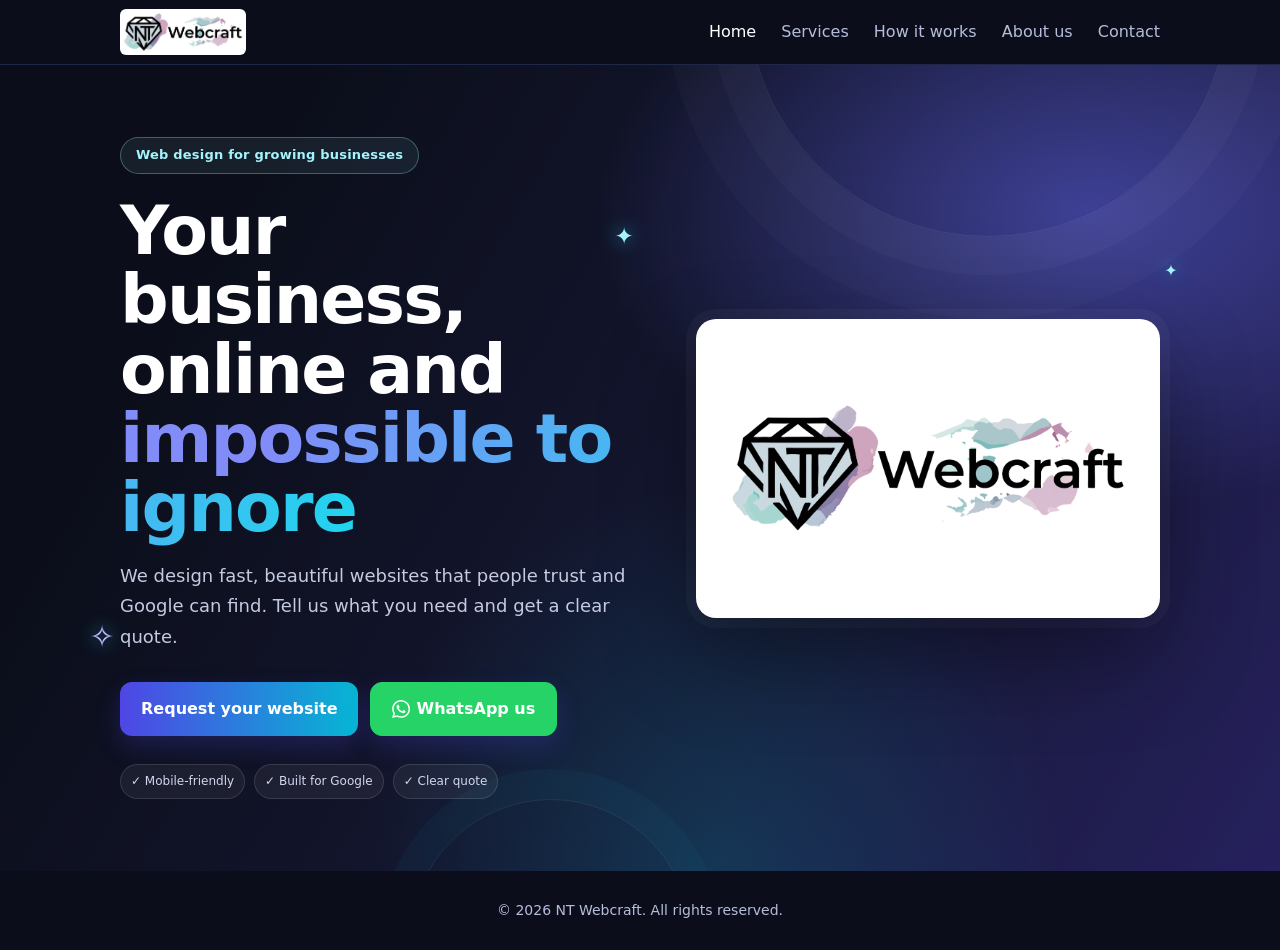
<file: index.html>
<!DOCTYPE html>
<html lang="en">
<head>
  <meta charset="utf-8">
  <meta name="viewport" content="width=device-width, initial-scale=1">
  <title>NT Webcraft | Web Design &amp; Development in South Africa</title>
  <meta name="description" content="NT Webcraft builds fast, modern, search-friendly websites for businesses. Request a free quote today.">
  <meta name="google-site-verification" content="afMGIRXWZ_gMCAnOJtnRkA-GaUmcLqPVHfhuM8D7fUQ">
  <link rel="icon" type="image/png" href="favicon.png">
  <link rel="stylesheet" href="style.css">
</head>
<body>
  <header class="site-header">
    <div class="wrap nav">
      <a href="index.html" class="logo">
        <img src="logo.png" alt="NT Webcraft logo" class="logo-img">
      </a>
      <nav>
        <a href="index.html" class="active">Home</a>
        <a href="services.html">Services</a>
        <a href="process.html">How it works</a>
        <a href="about.html">About us</a>
        <a href="contact.html">Contact</a>
      </nav>
    </div>
  </header>

  <main>
    <p id="submission-status" class="submission-status" role="status" aria-live="polite" hidden></p>
    <section class="hero">
      <div class="hero-spark hero-spark-one" aria-hidden="true">✦</div>
      <div class="hero-spark hero-spark-two" aria-hidden="true">✧</div>
      <div class="hero-spark hero-spark-three" aria-hidden="true">✦</div>
      <div class="wrap hero-grid">
        <div class="hero-content">
          <span class="pill">Web design for growing businesses</span>
          <h1>Your business, online and <em>impossible to ignore</em></h1>
          <p>We design fast, beautiful websites that people trust and Google can find. Tell us what you need and get a clear quote.</p>
          <div class="cta">
            <a href="contact.html" class="btn">Request your website</a>
            <a href="https://wa.me/27762291133" class="btn whatsapp">
              <svg class="whatsapp-icon" aria-hidden="true" viewBox="0 0 24 24">
                <path fill="currentColor" d="M20.52 3.48A11.82 11.82 0 0 0 12.08 0C5.5 0 .15 5.35.15 11.93c0 2.1.55 4.15 1.59 5.96L.05 24l6.26-1.64a11.9 11.9 0 0 0 5.77 1.47h.01c6.58 0 11.93-5.35 11.93-11.93 0-3.19-1.24-6.18-3.5-8.42ZM12.09 21.8a9.9 9.9 0 0 1-5.04-1.38l-.36-.21-3.72.98.99-3.63-.24-.37a9.86 9.86 0 0 1-1.51-5.26c0-5.45 4.44-9.89 9.9-9.89a9.82 9.82 0 0 1 7 2.9 9.82 9.82 0 0 1 2.9 7c-.01 5.45-4.45 9.88-9.92 9.88Zm5.43-7.4c-.3-.15-1.75-.86-2.03-.96-.27-.1-.47-.15-.67.15-.2.3-.77.96-.94 1.16-.17.2-.35.22-.65.07-.3-.15-1.25-.46-2.38-1.47-.88-.79-1.48-1.76-1.65-2.06-.17-.3-.02-.46.13-.61.13-.13.3-.35.45-.52.15-.17.2-.3.3-.5.1-.2.05-.37-.02-.52-.08-.15-.67-1.61-.92-2.2-.24-.58-.49-.5-.67-.51h-.57c-.2 0-.52.07-.79.37-.27.3-1.04 1.01-1.04 2.47 0 1.46 1.06 2.87 1.21 3.07.15.2 2.08 3.18 5.04 4.46.7.3 1.24.49 1.66.63.7.22 1.33.19 1.83.12.56-.08 1.75-.72 2-1.41.25-.69.25-1.28.17-1.41-.07-.13-.27-.2-.57-.35Z"/>
              </svg>
              WhatsApp us
            </a>
          </div>
          <ul class="trust">
            <li>✓ Mobile-friendly</li>
            <li>✓ Built for Google</li>
            <li>✓ Clear quote</li>
          </ul>
        </div>
        <div class="mock" aria-hidden="true">
          <img class="mock-logo" src="logo.png" alt="">
        </div>
      </div>
    </section>

  </main>

  <footer class="site-footer">
    <div class="wrap">© 2026 NT Webcraft. All rights reserved.</div>
  </footer>
  <script>
    const submissionStatus = document.querySelector("#submission-status");
    if (new URLSearchParams(window.location.search).get("submission") === "success") {
      submissionStatus.textContent = "Your request was sent successfully. We'll be in touch soon.";
      submissionStatus.hidden = false;
    }
  </script>
</body>
</html>
</file>
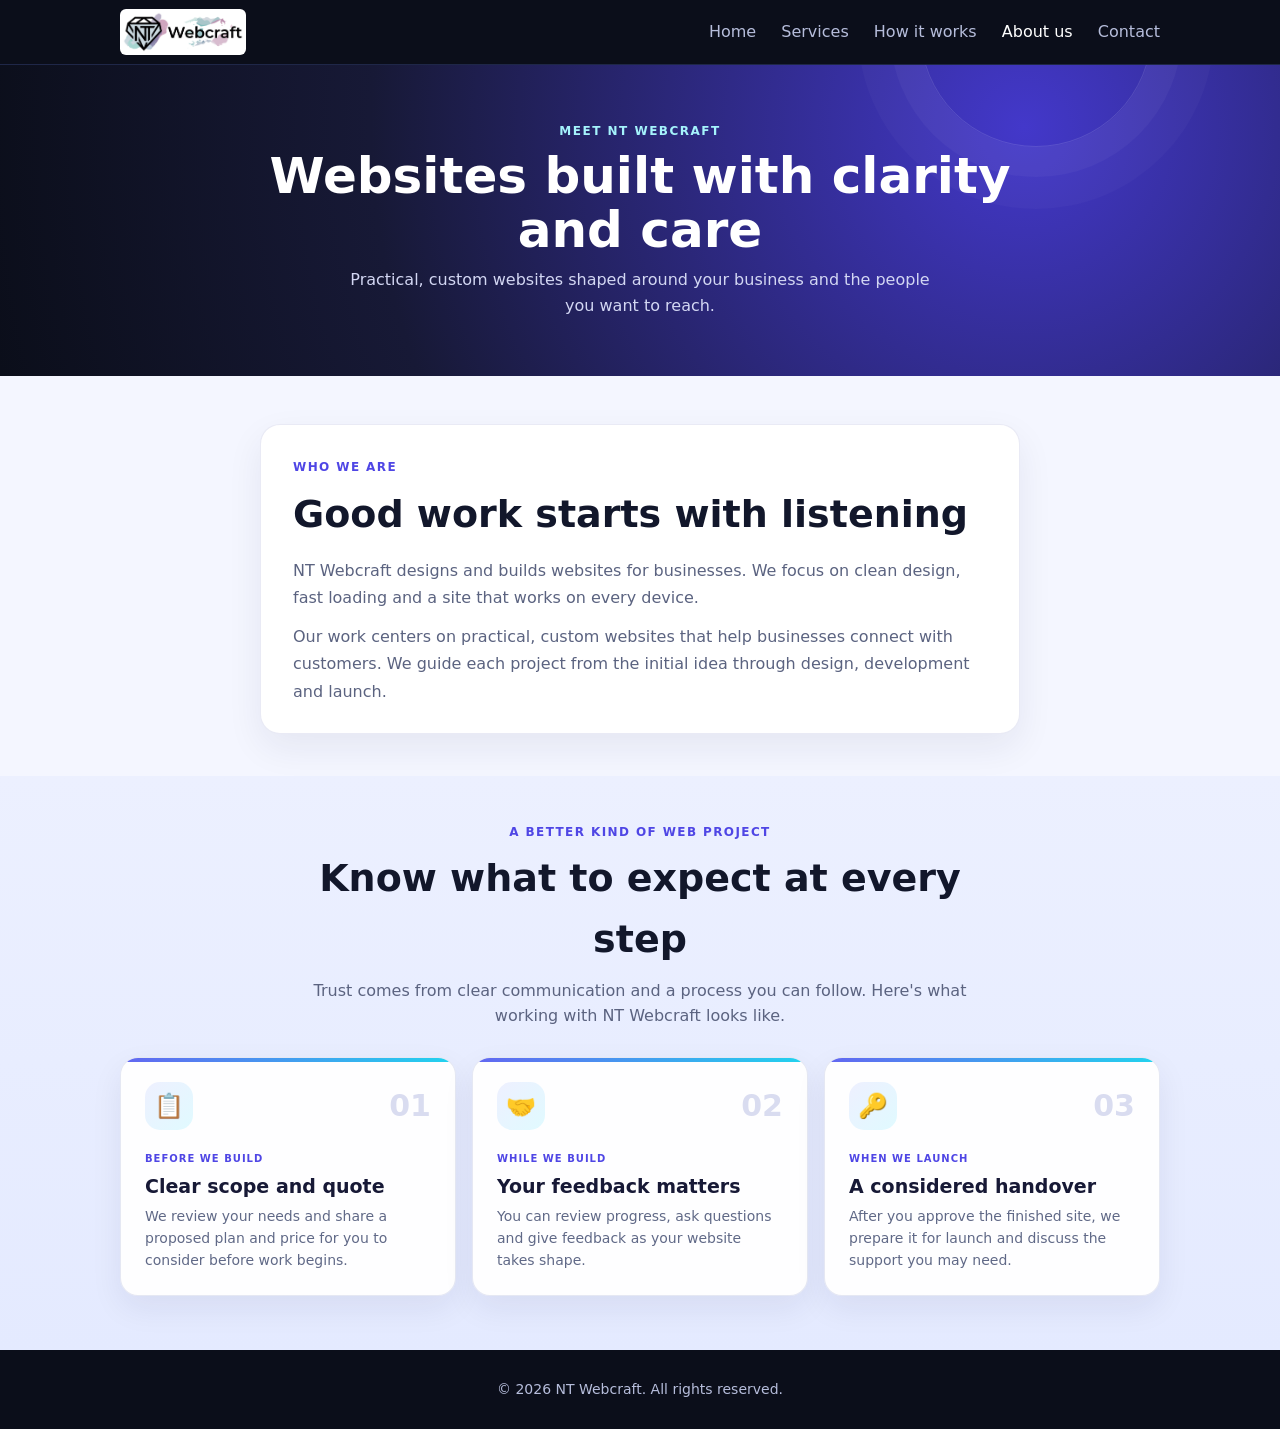
<file: about.html>
<!DOCTYPE html>
<html lang="en">
<head>
  <meta charset="utf-8">
  <meta name="viewport" content="width=device-width, initial-scale=1">
  <title>About us | NT Webcraft</title>
  <meta name="description" content="Learn about NT Webcraft and why clients choose us for their website.">
  <link rel="icon" type="image/png" href="favicon.png">
  <link rel="stylesheet" href="style.css">
</head>
<body class="about-page">
  <header class="site-header">
    <div class="wrap nav">
      <a href="index.html" class="logo">
        <img src="logo.png" alt="NT Webcraft logo" class="logo-img">
      </a>
      <nav>
        <a href="index.html">Home</a>
        <a href="services.html">Services</a>
        <a href="process.html">How it works</a>
        <a href="about.html" class="active">About us</a>
        <a href="contact.html">Contact</a>
      </nav>
    </div>
  </header>

  <main>
    <section class="page-head">
      <div class="wrap">
        <span class="about-hero-kicker">Meet NT Webcraft</span>
        <h1>Websites built with clarity and care</h1>
        <p>Practical, custom websites shaped around your business and the people you want to reach.</p>
      </div>
    </section>

    <section class="about-story-section">
      <div class="wrap narrow">
        <span class="about-kicker">Who we are</span>
        <h2>Good work starts with listening</h2>
        <p class="lead">NT Webcraft designs and builds websites for businesses. We focus on clean design, fast loading and a site that works on every device.</p>
        <p class="lead">Our work centers on practical, custom websites that help businesses connect with customers. We guide each project from the initial idea through design, development and launch.</p>
      </div>
    </section>

    <section class="about-values">
      <div class="wrap">
        <div class="about-intro">
          <span class="about-kicker">A better kind of web project</span>
          <h2>Know what to expect at every step</h2>
          <p>Trust comes from clear communication and a process you can follow. Here's what working with NT Webcraft looks like.</p>
        </div>
        <div class="about-trust-grid">
          <article class="about-trust-card">
            <div class="about-card-top"><span class="about-trust-icon" aria-hidden="true">📋</span><span class="about-card-number">01</span></div>
            <span class="about-trust-label">Before we build</span>
            <h3>Clear scope and quote</h3>
            <p>We review your needs and share a proposed plan and price for you to consider before work begins.</p>
          </article>
          <article class="about-trust-card">
            <div class="about-card-top"><span class="about-trust-icon" aria-hidden="true">🤝</span><span class="about-card-number">02</span></div>
            <span class="about-trust-label">While we build</span>
            <h3>Your feedback matters</h3>
            <p>You can review progress, ask questions and give feedback as your website takes shape.</p>
          </article>
          <article class="about-trust-card">
            <div class="about-card-top"><span class="about-trust-icon" aria-hidden="true">🔑</span><span class="about-card-number">03</span></div>
            <span class="about-trust-label">When we launch</span>
            <h3>A considered handover</h3>
            <p>After you approve the finished site, we prepare it for launch and discuss the support you may need.</p>
          </article>
        </div>
      </div>
    </section>

  </main>

  <footer class="site-footer">
    <div class="wrap">© 2026 NT Webcraft. All rights reserved.</div>
  </footer>
</body>
</html>
</file>
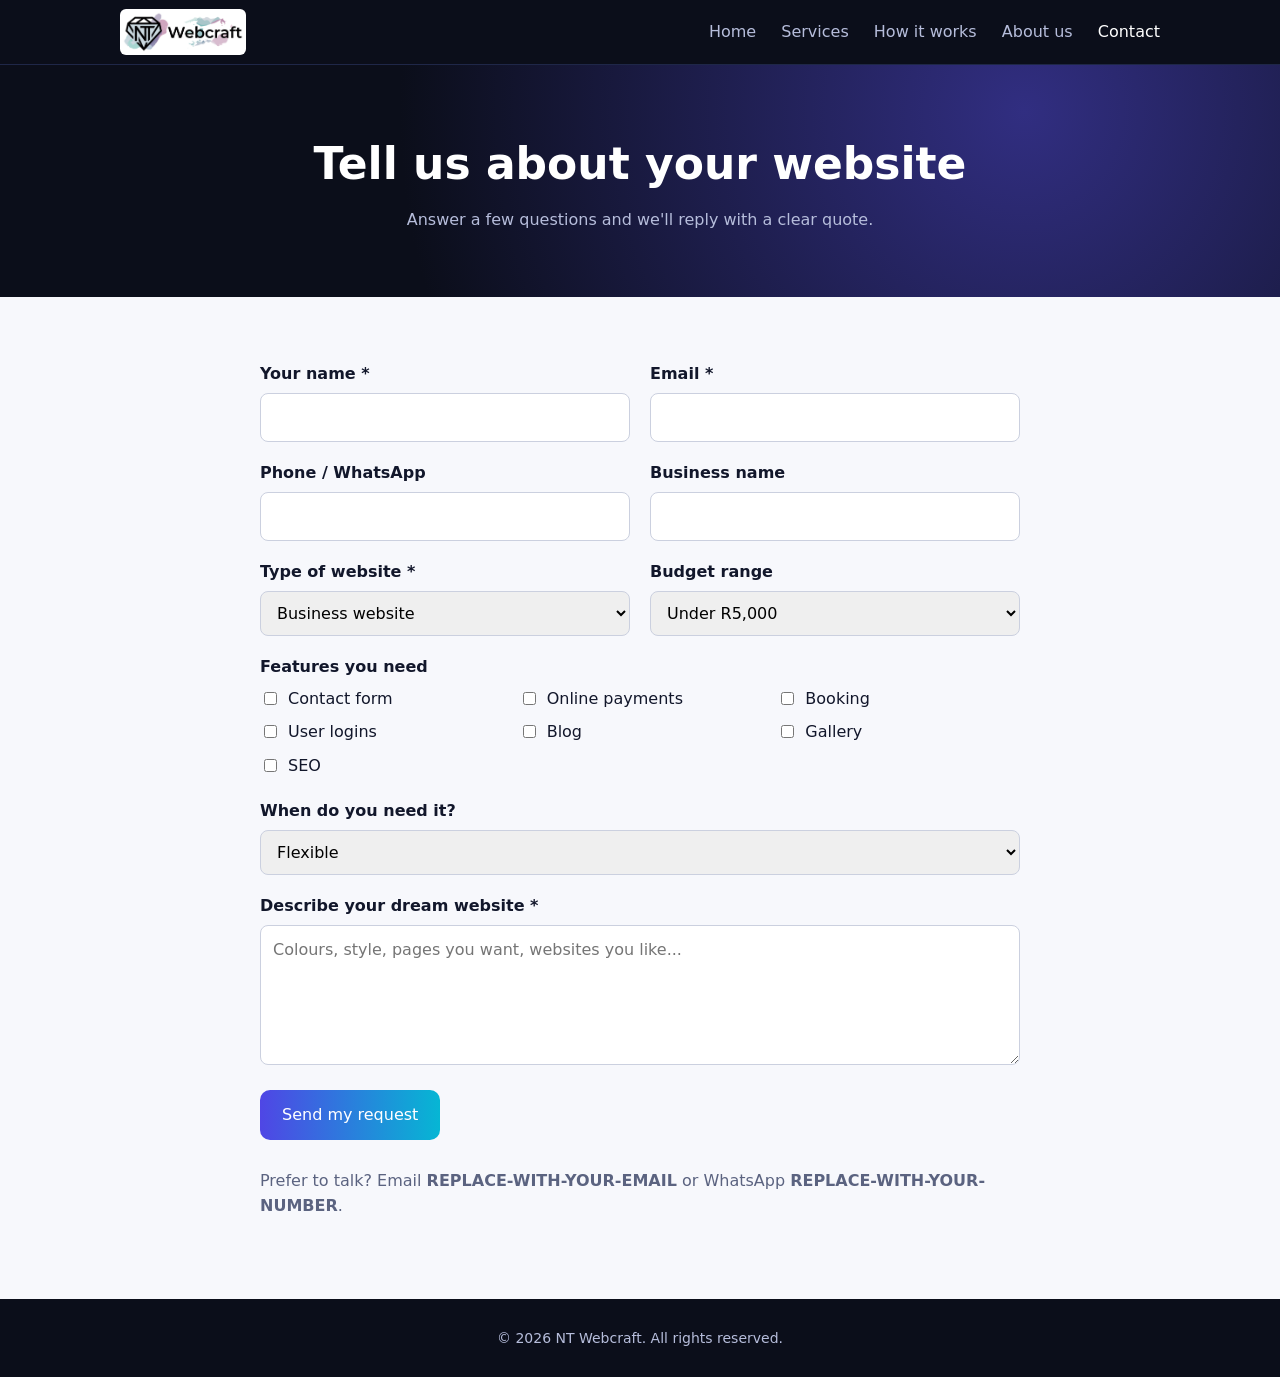
<file: contact.html>
<!DOCTYPE html>
<html lang="en">
<head>
  <meta charset="utf-8">
  <meta name="viewport" content="width=device-width, initial-scale=1">
  <title>Contact | NT Webcraft</title>
  <meta name="description" content="Tell NT Webcraft about the website you want and get a free quote.">
  <link rel="icon" type="image/png" href="favicon.png">
  <link rel="stylesheet" href="style.css">
</head>
<body>
  <header class="site-header">
    <div class="wrap nav">
      <a href="index.html" class="logo">
        <img src="logo.png" alt="NT Webcraft logo" class="logo-img">
      </a>
      <nav>
        <a href="index.html">Home</a>
        <a href="services.html">Services</a>
        <a href="process.html">How it works</a>
        <a href="about.html">About us</a>
        <a href="contact.html" class="active">Contact</a>
      </nav>
    </div>
  </header>

  <main>
    <section class="page-head">
      <div class="wrap">
        <h1>Tell us about your website</h1>
        <p>Answer a few questions and we'll reply with a clear quote.</p>
      </div>
    </section>

    <section>
      <div class="wrap">
        <form class="quote-form" action="https://formspree.io/f/xljgqkyp" method="POST">
          <input type="hidden" name="_subject" value="New website request - NT Webcraft">

          <div class="row">
            <div><label for="name">Your name *</label><input id="name" name="name" required></div>
            <div><label for="email">Email *</label><input id="email" name="email" type="email" required></div>
          </div>

          <div class="row">
            <div><label for="phone">Phone / WhatsApp</label><input id="phone" name="phone" type="tel"></div>
            <div><label for="business">Business name</label><input id="business" name="business"></div>
          </div>

          <div class="row">
            <div>
              <label for="type">Type of website *</label>
              <select id="type" name="type" required>
                <option>Business website</option>
                <option>Online store</option>
                <option>Booking website</option>
                <option>Portfolio / Blog</option>
                <option>Custom web app</option>
                <option>Redesign my existing site</option>
                <option>Not sure yet</option>
              </select>
            </div>
            <div>
              <label for="budget">Budget range</label>
              <select id="budget" name="budget">
                <option>Under R5,000</option>
                <option>R5,000 - R15,000</option>
                <option>R15,000 - R40,000</option>
                <option>R40,000+</option>
              </select>
            </div>
          </div>

          <label>Features you need</label>
          <div class="feat">
            <label><input type="checkbox" name="features" value="Contact form"> Contact form</label>
            <label><input type="checkbox" name="features" value="Online payments"> Online payments</label>
            <label><input type="checkbox" name="features" value="Booking"> Booking</label>
            <label><input type="checkbox" name="features" value="User logins"> User logins</label>
            <label><input type="checkbox" name="features" value="Blog"> Blog</label>
            <label><input type="checkbox" name="features" value="Gallery"> Gallery</label>
            <label><input type="checkbox" name="features" value="SEO"> SEO</label>
          </div>

          <label for="timeline">When do you need it?</label>
          <select id="timeline" name="timeline">
            <option>Flexible</option>
            <option>Within 2 weeks</option>
            <option>Within a month</option>
            <option>1 to 3 months</option>
          </select>

          <label for="details">Describe your dream website *</label>
          <textarea id="details" name="details" required placeholder="Colours, style, pages you want, websites you like..."></textarea>

          <button class="btn" type="submit">Send my request</button>
          <p id="form-status" role="status" aria-live="polite"></p>
        </form>

        <div class="contact-info">
          <p>Prefer to talk? Email <strong>REPLACE-WITH-YOUR-EMAIL</strong> or WhatsApp <strong>REPLACE-WITH-YOUR-NUMBER</strong>.</p>
        </div>
      </div>
    </section>
  </main>

  <footer class="site-footer">
    <div class="wrap">© 2026 NT Webcraft. All rights reserved.</div>
  </footer>
  <script>
    const form = document.querySelector(".quote-form");
    const formStatus = document.querySelector("#form-status");
    const submitButton = form.querySelector('button[type="submit"]');

    form.addEventListener("submit", async (event) => {
      event.preventDefault();
      submitButton.disabled = true;
      formStatus.textContent = "Sending your request...";

      try {
        const response = await fetch(form.action, {
          method: "POST",
          body: new FormData(form),
          headers: { Accept: "application/json" }
        });

        if (!response.ok) {
          formStatus.textContent = "We couldn't send your request. Please try again.";
          return;
        }

        window.location.assign("index.html?submission=success");
      } catch (error) {
        console.error("Form submission failed:", error);
        formStatus.textContent = "We couldn't send your request. Check your connection and try again.";
      } finally {
        submitButton.disabled = false;
      }
    });
  </script>
</body>
</html>
</file>
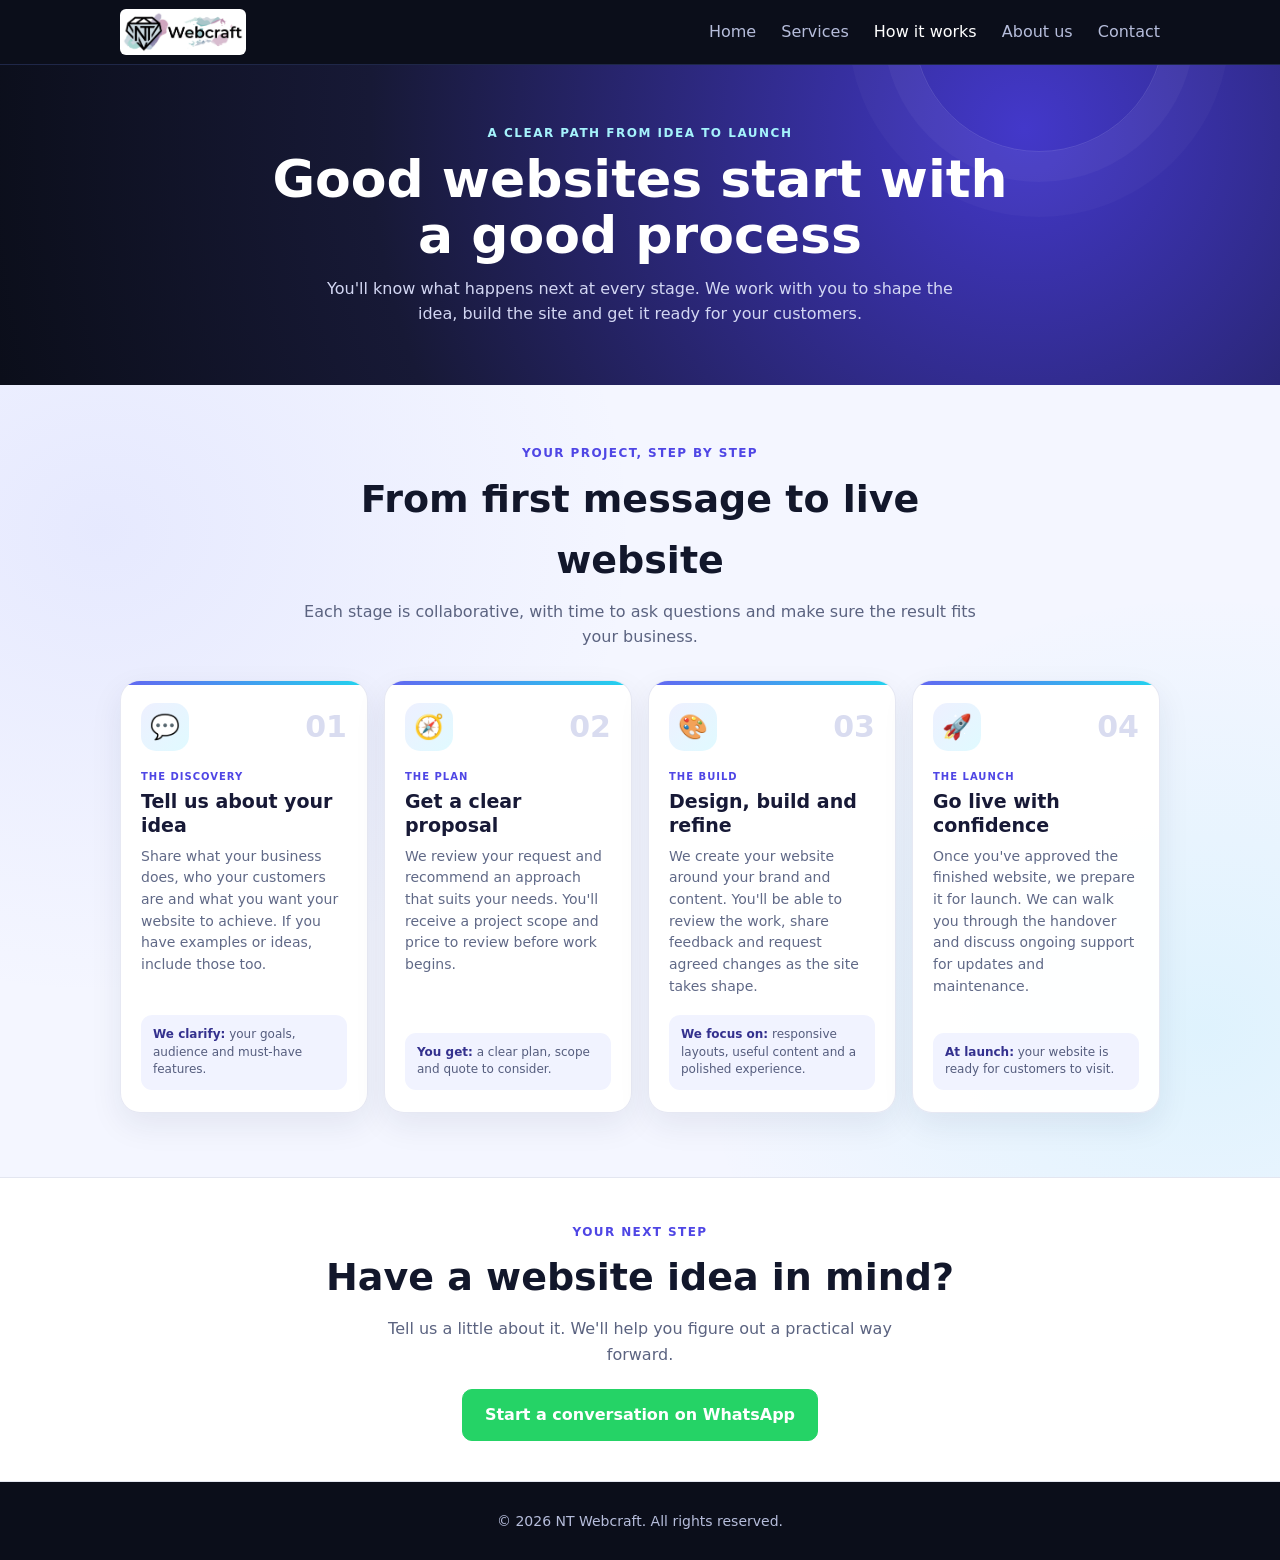
<file: process.html>
<!DOCTYPE html>
<html lang="en">
<head>
  <meta charset="utf-8">
  <meta name="viewport" content="width=device-width, initial-scale=1">
  <title>Our process | NT Webcraft</title>
  <meta name="description" content="See how NT Webcraft takes your website from the first conversation through design, development and launch.">
  <link rel="icon" type="image/png" href="favicon.png">
  <link rel="stylesheet" href="style.css">
</head>
<body class="process-page">
  <header class="site-header">
    <div class="wrap nav">
      <a href="index.html" class="logo">
        <img src="logo.png" alt="NT Webcraft logo" class="logo-img">
      </a>
      <nav>
        <a href="index.html">Home</a>
        <a href="services.html">Services</a>
        <a href="process.html" class="active">How it works</a>
        <a href="about.html">About us</a>
        <a href="contact.html">Contact</a>
      </nav>
    </div>
  </header>

  <main>
    <section class="page-head">
      <div class="wrap">
        <span class="process-kicker">A clear path from idea to launch</span>
        <h1>Good websites start with a good process</h1>
        <p>You'll know what happens next at every stage. We work with you to shape the idea, build the site and get it ready for your customers.</p>
      </div>
    </section>

    <section class="process-steps-section">
      <div class="wrap">
        <div class="process-intro">
          <span class="process-eyebrow">Your project, step by step</span>
          <h2>From first message to live website</h2>
          <p>Each stage is collaborative, with time to ask questions and make sure the result fits your business.</p>
        </div>
        <div class="process-grid">
          <article class="process-card">
            <div class="process-card-top"><span class="process-icon" aria-hidden="true">💬</span><span class="process-number">01</span></div>
            <span class="process-label">The discovery</span>
            <h3>Tell us about your idea</h3>
            <p>Share what your business does, who your customers are and what you want your website to achieve. If you have examples or ideas, include those too.</p>
            <div class="process-result"><strong>We clarify:</strong> your goals, audience and must-have features.</div>
          </article>
          <article class="process-card">
            <div class="process-card-top"><span class="process-icon" aria-hidden="true">🧭</span><span class="process-number">02</span></div>
            <span class="process-label">The plan</span>
            <h3>Get a clear proposal</h3>
            <p>We review your request and recommend an approach that suits your needs. You'll receive a project scope and price to review before work begins.</p>
            <div class="process-result"><strong>You get:</strong> a clear plan, scope and quote to consider.</div>
          </article>
          <article class="process-card">
            <div class="process-card-top"><span class="process-icon" aria-hidden="true">🎨</span><span class="process-number">03</span></div>
            <span class="process-label">The build</span>
            <h3>Design, build and refine</h3>
            <p>We create your website around your brand and content. You'll be able to review the work, share feedback and request agreed changes as the site takes shape.</p>
            <div class="process-result"><strong>We focus on:</strong> responsive layouts, useful content and a polished experience.</div>
          </article>
          <article class="process-card">
            <div class="process-card-top"><span class="process-icon" aria-hidden="true">🚀</span><span class="process-number">04</span></div>
            <span class="process-label">The launch</span>
            <h3>Go live with confidence</h3>
            <p>Once you've approved the finished website, we prepare it for launch. We can walk you through the handover and discuss ongoing support for updates and maintenance.</p>
            <div class="process-result"><strong>At launch:</strong> your website is ready for customers to visit.</div>
          </article>
        </div>
      </div>
    </section>

    <section class="alt cta-band">
      <div class="wrap">
        <span class="process-eyebrow">Your next step</span>
        <h2>Have a website idea in mind?</h2>
        <p class="sub">Tell us a little about it. We'll help you figure out a practical way forward.</p>
        <a href="https://wa.me/27762291133" class="btn whatsapp">Start a conversation on WhatsApp</a>
      </div>
    </section>
  </main>

  <footer class="site-footer">
    <div class="wrap">© 2026 NT Webcraft. All rights reserved.</div>
  </footer>
</body>
</html>
</file>
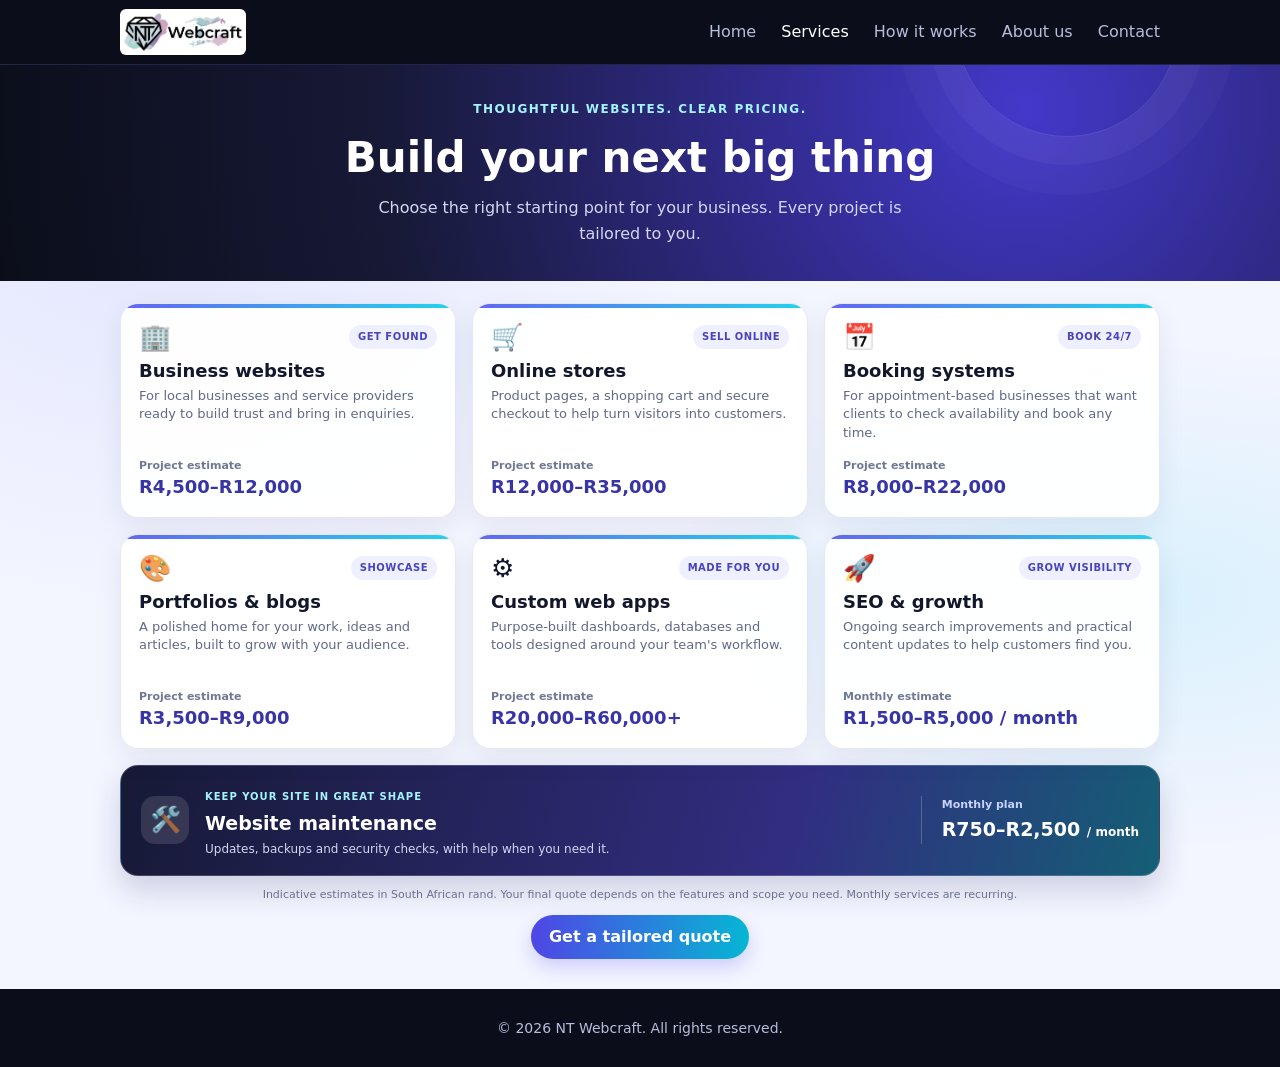
<file: services.html>
<!DOCTYPE html>
<html lang="en">
<head>
  <meta charset="utf-8">
  <meta name="viewport" content="width=device-width, initial-scale=1">
  <title>Services &amp; Pricing | NT Webcraft</title>
  <meta name="description" content="Explore NT Webcraft website services and indicative South African pricing for business sites, stores, booking systems and more.">
  <link rel="icon" type="image/png" href="favicon.png">
  <link rel="stylesheet" href="style.css">
</head>
<body class="services-page">
  <header class="site-header">
    <div class="wrap nav">
      <a href="index.html" class="logo">
        <img src="logo.png" alt="NT Webcraft logo" class="logo-img">
      </a>
      <nav>
        <a href="index.html">Home</a>
        <a href="services.html" class="active">Services</a>
        <a href="process.html">How it works</a>
        <a href="about.html">About us</a>
        <a href="contact.html">Contact</a>
      </nav>
    </div>
  </header>

  <main>
    <section class="page-head">
      <div class="wrap">
        <span class="services-kicker">Thoughtful websites. Clear pricing.</span>
        <h1>Build your next big thing</h1>
        <p>Choose the right starting point for your business. Every project is tailored to you.</p>
      </div>
    </section>

    <section>
      <div class="wrap">
        <div class="grid service-grid">
          <article class="card service-card">
            <div class="service-top"><span class="ic">🏢</span><span class="service-tag">Get found</span></div>
            <h2>Business websites</h2>
            <p>For local businesses and service providers ready to build trust and bring in enquiries.</p>
            <div class="service-price"><span>Project estimate</span><strong>R4,500–R12,000</strong></div>
          </article>
          <article class="card service-card">
            <div class="service-top"><span class="ic">🛒</span><span class="service-tag">Sell online</span></div>
            <h2>Online stores</h2>
            <p>Product pages, a shopping cart and secure checkout to help turn visitors into customers.</p>
            <div class="service-price"><span>Project estimate</span><strong>R12,000–R35,000</strong></div>
          </article>
          <article class="card service-card">
            <div class="service-top"><span class="ic">📅</span><span class="service-tag">Book 24/7</span></div>
            <h2>Booking systems</h2>
            <p>For appointment-based businesses that want clients to check availability and book any time.</p>
            <div class="service-price"><span>Project estimate</span><strong>R8,000–R22,000</strong></div>
          </article>
          <article class="card service-card">
            <div class="service-top"><span class="ic">🎨</span><span class="service-tag">Showcase</span></div>
            <h2>Portfolios &amp; blogs</h2>
            <p>A polished home for your work, ideas and articles, built to grow with your audience.</p>
            <div class="service-price"><span>Project estimate</span><strong>R3,500–R9,000</strong></div>
          </article>
          <article class="card service-card">
            <div class="service-top"><span class="ic">⚙️</span><span class="service-tag">Made for you</span></div>
            <h2>Custom web apps</h2>
            <p>Purpose-built dashboards, databases and tools designed around your team's workflow.</p>
            <div class="service-price"><span>Project estimate</span><strong>R20,000–R60,000+</strong></div>
          </article>
          <article class="card service-card">
            <div class="service-top"><span class="ic">🚀</span><span class="service-tag">Grow visibility</span></div>
            <h2>SEO &amp; growth</h2>
            <p>Ongoing search improvements and practical content updates to help customers find you.</p>
            <div class="service-price"><span>Monthly estimate</span><strong>R1,500–R5,000 / month</strong></div>
          </article>
        </div>

        <aside class="maintenance-card">
          <div class="maintenance-icon" aria-hidden="true">🛠️</div>
          <div class="maintenance-copy">
            <span class="maintenance-label">Keep your site in great shape</span>
            <h2>Website maintenance</h2>
            <p>Updates, backups and security checks, with help when you need it.</p>
          </div>
          <div class="maintenance-price">
            <span>Monthly plan</span>
            <strong>R750–R2,500 <small>/ month</small></strong>
          </div>
          </aside>
        <p class="pricing-note">Indicative estimates in South African rand. Your final quote depends on the features and scope you need. Monthly services are recurring.</p>
        <div class="services-cta"><a href="contact.html" class="btn">Get a tailored quote</a></div>
      </div>
    </section>

  </main>

  <footer class="site-footer">
    <div class="wrap">© 2026 NT Webcraft. All rights reserved.</div>
  </footer>
</body>
</html>
</file>
<file: style.css>
:root {
  --bg: #f7f8fc;
  --text: #12172b;
  --muted: #5b6380;
  --brand: #4f46e5;
  --brand2: #06b6d4;
}

* { box-sizing: border-box; }

body {
  margin: 0;
  background: var(--bg);
  color: var(--text);
  font: 16px/1.6 system-ui, -apple-system, "Segoe UI", Roboto, sans-serif;
}

.wrap { max-width: 1080px; margin: 0 auto; padding: 0 20px; }

.site-header { border-bottom: 1px solid #e3e6f0; }
.nav { display: flex; justify-content: space-between; align-items: center; height: 64px; }
.nav a { text-decoration: none; color: var(--muted); margin-left: 20px; }

.logo { font-weight: 800; font-size: 20px; color: var(--text) !important; margin-left: 0 !important; }
.logo span { color: var(--brand); }

.btn {
  display: inline-block;
  background: linear-gradient(90deg, var(--brand), var(--brand2));
  color: #fff !important;
  padding: 12px 22px;
  border-radius: 10px;
  font-weight: 700;
  text-decoration: none;
}

section { padding: 64px 0; }
h2 { font-size: clamp(26px, 4vw, 38px); text-align: center; margin: 0 0 10px; }
.sub { color: var(--muted); text-align: center; max-width: 560px; margin: 0 auto 36px; }

.grid {
  display: grid;
  grid-template-columns: repeat(auto-fit, minmax(240px, 1fr));
  gap: 16px;
}
.card {
  background: #fff;
  border: 1px solid #e3e6f0;
  border-radius: 16px;
  padding: 24px;
}
.card .ic { font-size: 28px; }
.card h3 { margin: 10px 0 6px; font-size: 18px; }
.card p { margin: 0; color: var(--muted); font-size: 15px; }

.hero {
  position: relative;
  display: grid;
  min-height: min(720px, calc(100vh - 64px));
  align-items: center;
  overflow: hidden;
  isolation: isolate;
  background:
    radial-gradient(ellipse at 85% 18%, rgba(99, 102, 241, .5), transparent 32%),
    radial-gradient(ellipse at 56% 100%, rgba(6, 182, 212, .18), transparent 34%),
    linear-gradient(120deg, #0b0e1a 18%, #171936 64%, #25205c 100%);
  color: #fff;
  padding: 72px 0;
}
.hero::before, .hero::after {
  position: absolute;
  z-index: -1;
  border: 1px solid rgba(255, 255, 255, .08);
  border-radius: 50%;
  content: "";
  pointer-events: none;
}
.hero::before { width: 480px; height: 480px; top: -310px; right: 4%; box-shadow: 0 0 0 38px rgba(255, 255, 255, .025), 0 0 0 82px rgba(255, 255, 255, .02); }
.hero::after { width: 280px; height: 280px; bottom: -210px; left: 32%; box-shadow: 0 0 0 30px rgba(34, 211, 238, .035); }
.hero::before { animation: hero-orbit 28s linear infinite; }
.hero::after { animation: hero-orbit 22s linear infinite reverse; }
.hero-spark { position: absolute; z-index: -1; color: #a5f3fc; text-shadow: 0 0 18px rgba(34, 211, 238, .9); animation: sparkle 3.4s ease-in-out infinite; pointer-events: none; }
.hero-spark-one { top: 19%; left: 48%; font-size: 23px; }
.hero-spark-two { top: 68%; left: 7%; color: #c4b5fd; font-size: 30px; animation-delay: 1s; }
.hero-spark-three { top: 24%; right: 8%; font-size: 16px; animation-delay: 1.8s; }
.hero-grid { display: grid; grid-template-columns: 1.05fr .95fr; gap: 64px; align-items: center; }
.hero-content { position: relative; z-index: 1; max-width: 600px; animation: hero-enter .8s cubic-bezier(.2,.75,.25,1) both; }
.pill {
  display: inline-block;
  border: 1px solid rgba(165, 243, 252, .3);
  background: rgba(165, 243, 252, .08);
  padding: 7px 15px;
  border-radius: 99px;
  font-size: 13px;
  color: #a5f3fc;
  font-weight: 700;
  letter-spacing: .2px;
}
.hero h1 { max-width: 640px; font-size: clamp(42px, 5.6vw, 68px); line-height: 1.02; margin: 22px 0 18px; letter-spacing: -1.8px; }
.hero em {
  font-style: normal;
  background: linear-gradient(100deg, #818cf8 10%, #22d3ee 45%, #c4b5fd 70%, #818cf8 90%);
  background-size: 220% auto;
  -webkit-background-clip: text;
  background-clip: text;
  color: transparent;
  animation: text-shine 6s ease-in-out infinite;
}
.hero p { color: #c4cae0; font-size: 18px; max-width: 510px; margin: 0 0 30px; line-height: 1.7; }
.hero .cta { display: flex; gap: 12px; flex-wrap: wrap; }
.hero .cta .btn { min-height: 50px; display: inline-flex; align-items: center; justify-content: center; padding: 13px 21px; border-radius: 12px; box-shadow: 0 10px 24px rgba(79, 70, 229, .24); transition: transform .2s ease, box-shadow .2s ease; }
.hero .cta .btn:hover { transform: translateY(-2px); box-shadow: 0 14px 30px rgba(79, 70, 229, .34); }
.btn.ghost { background: transparent; border: 1px solid rgba(255,255,255,.3); }
.btn.whatsapp { background: #25d366; border: 1px solid #25d366; }
.whatsapp-icon { width: 18px; height: 18px; vertical-align: middle; margin-right: 6px; }
.trust { list-style: none; padding: 0; margin: 28px 0 0; display: flex; gap: 9px; flex-wrap: wrap; color: #d2d8ef; font-size: 12px; }
.trust li { padding: 7px 10px; border: 1px solid rgba(255, 255, 255, .12); border-radius: 99px; background: rgba(255, 255, 255, .055); }

.mock { position: relative; display: grid; width: 100%; max-width: 470px; aspect-ratio: 1.55; place-items: center; justify-self: end; overflow: hidden; padding: 28px; border: 1px solid rgba(255, 255, 255, .4); border-radius: 20px; background: #fff; box-shadow: 0 38px 90px rgba(0, 0, 0, .38), 0 0 0 10px rgba(255, 255, 255, .035); }
.mock { isolation: isolate; }
.mock-logo { display: block; width: 100%; height: 100%; object-fit: contain; }

@keyframes hero-enter {
  from { opacity: 0; transform: translateY(22px); }
  to { opacity: 1; transform: translateY(0); }
}
@keyframes hero-orbit { to { rotate: 360deg; } }
@keyframes sparkle {
  0%, 100% { opacity: .35; scale: .8; }
  50% { opacity: 1; scale: 1.18; }
}
@keyframes text-shine { 0%, 20% { background-position: 100% center; } 65%, 100% { background-position: 0 center; } }


.site-header { background: #0b0e1a; border-bottom: 1px solid #1f2748; }
.nav a { color: #b6bddb; }
.logo { color: #fff !important; }
.logo span { color: #818cf8; }

@media (max-width: 800px) {
  .hero-grid { grid-template-columns: 1fr; }
  .hero-spark { display: none; }
  .mock { justify-self: center; }
}

@media (prefers-reduced-motion: reduce) {
  .hero::before, .hero::after, .hero-spark, .hero-content, .hero em {
    animation: none;
    transition: none;
  }
}

.logo { display: flex; align-items: center; gap: 10px; }
.logo-img {
  height: 46px;
  width: auto;
  max-width: 210px;
  object-fit: contain;
  background: #fff;
  border-radius: 6px;
  padding: 2px;
}

.alt { background: #fff; border-top: 1px solid #e3e6f0; border-bottom: 1px solid #e3e6f0; }

.steps { counter-reset: s; }
.step { counter-increment: s; }
.step::before {
  content: counter(s);
  display: grid;
  place-items: center;
  width: 36px;
  height: 36px;
  border-radius: 50%;
  background: linear-gradient(90deg, var(--brand), var(--brand2));
  color: #fff;
  font-weight: 800;
  margin-bottom: 12px;
}

.nav a.active { color: #fff; }

.page-head {
  background: radial-gradient(circle at 80% 20%, #312e81 0%, #0b0e1a 60%);
  color: #fff;
  text-align: center;
  padding: 64px 0;
}
.page-head h1 { font-size: clamp(30px, 5vw, 44px); margin: 0 0 8px; }
.page-head p { color: #b6bddb; margin: 0 auto; max-width: 560px; }

.cta-band { text-align: center; }

.site-footer { background: #0b0e1a; color: #b6bddb; text-align: center; padding: 28px 0; font-size: 14px; }

.services-page .page-head { padding: 20px 0; }
.services-page .page-head h1 { margin-bottom: 4px; }
.services-page main > section:not(.page-head) { padding: 16px 0; }
.services-page .grid { grid-template-columns: repeat(3, minmax(0, 1fr)); gap: 12px; }
.services-page .card { padding: 14px; }
.services-page .card .ic { font-size: 22px; line-height: 1.2; }
.services-page .card h3 { margin: 4px 0; }
.services-page .card p { font-size: 14px; line-height: 1.35; }

.services-page {
  background: #f3f5ff;
  background-image: radial-gradient(ellipse at 12% 18%, rgba(129, 140, 248, .14), transparent 34%),
    radial-gradient(ellipse at 90% 56%, rgba(34, 211, 238, .12), transparent 30%);
}
.services-page .page-head {
  position: relative;
  overflow: hidden;
  padding: 30px 0 34px;
  background: radial-gradient(circle at 80% 20%, #4338ca 0%, #171936 62%, #0b0e1a 100%);
}
.services-page .page-head::after {
  content: "";
  position: absolute;
  width: 220px;
  height: 220px;
  border: 1px solid rgba(255, 255, 255, .12);
  border-radius: 50%;
  right: 8%;
  top: -150px;
  box-shadow: 0 0 0 28px rgba(255, 255, 255, .035), 0 0 0 58px rgba(255, 255, 255, .025);
}
.services-kicker {
  display: inline-block;
  margin-bottom: 5px;
  color: #a5f3fc;
  font-size: 12px;
  font-weight: 800;
  letter-spacing: 1.5px;
  text-transform: uppercase;
}
.services-page .page-head h1 { font-size: clamp(30px, 4vw, 42px); }
.services-page .page-head p { color: #d3d7f3; }
.services-page main > section:not(.page-head) { padding: 22px 0 30px; }
.services-page .service-grid { grid-template-columns: repeat(3, minmax(0, 1fr)); gap: 16px; }
.services-page .service-card {
  position: relative;
  display: flex;
  min-height: 215px;
  flex-direction: column;
  overflow: hidden;
  padding: 18px;
  border: 1px solid rgba(108, 117, 184, .17);
  border-radius: 18px;
  background: rgba(255, 255, 255, .94);
  box-shadow: 0 10px 28px rgba(26, 32, 76, .07);
  transition: transform .2s ease, box-shadow .2s ease;
}
.services-page .service-card::before {
  content: "";
  position: absolute;
  inset: 0 0 auto;
  height: 4px;
  background: linear-gradient(90deg, #6366f1, #22d3ee);
}
.services-page .service-card:hover {
  transform: translateY(-4px);
  box-shadow: 0 16px 34px rgba(26, 32, 76, .13);
}
.service-top { display: flex; align-items: center; justify-content: space-between; }
.services-page .service-card .ic { font-size: 26px; }
.service-tag {
  padding: 4px 9px;
  border-radius: 99px;
  background: #eef0ff;
  color: #4944b8;
  font-size: 10px;
  font-weight: 800;
  letter-spacing: .5px;
  text-transform: uppercase;
}
.services-page .service-card h2 { margin: 7px 0 5px; text-align: left; font-size: 18px; line-height: 1.25; }
.services-page .service-card p { color: #606987; font-size: 13px; line-height: 1.4; }
.service-price {
  display: flex;
  flex-direction: column;
  gap: 1px;
  margin-top: auto;
  padding-top: 12px;
}
.service-price span, .maintenance-price span { color: #707895; font-size: 11px; font-weight: 700; }
.service-price strong { color: #3834a5; font-size: 18px; line-height: 1.25; }
.maintenance-card {
  display: grid;
  grid-template-columns: auto 1fr auto;
  align-items: center;
  gap: 16px;
  margin-top: 16px;
  padding: 16px 20px;
  border: 1px solid rgba(255, 255, 255, .18);
  border-radius: 18px;
  background: linear-gradient(105deg, #171936, #312e81 65%, #155e75);
  color: #fff;
  box-shadow: 0 14px 30px rgba(32, 38, 93, .18);
}
.maintenance-icon { display: grid; width: 48px; height: 48px; place-items: center; border-radius: 14px; background: rgba(255, 255, 255, .12); font-size: 25px; }
.maintenance-label { color: #a5f3fc; font-size: 10px; font-weight: 800; letter-spacing: 1px; text-transform: uppercase; }
.maintenance-copy h2 { margin: 1px 0; text-align: left; font-size: 19px; }
.maintenance-copy p { margin: 0; color: #d3d7f3; font-size: 12px; }
.maintenance-price { padding-left: 20px; border-left: 1px solid rgba(255, 255, 255, .22); }
.maintenance-price span { display: block; color: #c7d2fe; }
.maintenance-price strong { color: #fff; font-size: 19px; white-space: nowrap; }
.maintenance-price small { font-size: 12px; font-weight: 600; }
.pricing-note { margin: 10px 0 12px; color: #69718d; text-align: center; font-size: 11px; }
.services-cta { text-align: center; }
.services-cta .btn { padding: 9px 18px; border-radius: 99px; box-shadow: 0 8px 18px rgba(79, 70, 229, .22); }

.process-page {
  background: #f4f6ff;
  background-image: radial-gradient(ellipse at 8% 34%, rgba(129, 140, 248, .12), transparent 32%),
    radial-gradient(ellipse at 94% 66%, rgba(34, 211, 238, .1), transparent 30%);
}
.process-page .page-head {
  position: relative;
  overflow: hidden;
  padding: 54px 0 58px;
  background: radial-gradient(circle at 80% 20%, #4338ca 0%, #171936 62%, #0b0e1a 100%);
}
.process-page .page-head::after {
  content: "";
  position: absolute;
  width: 250px;
  height: 250px;
  top: -165px;
  right: 9%;
  border: 1px solid rgba(255, 255, 255, .13);
  border-radius: 50%;
  box-shadow: 0 0 0 30px rgba(255, 255, 255, .035), 0 0 0 65px rgba(255, 255, 255, .025);
}
.process-kicker {
  display: inline-block;
  margin-bottom: 8px;
  color: #a5f3fc;
  font-size: 12px;
  font-weight: 800;
  letter-spacing: 1.5px;
  text-transform: uppercase;
}
.process-page .page-head h1 { max-width: 780px; margin: 0 auto 12px; font-size: clamp(34px, 5vw, 52px); line-height: 1.08; }
.process-page .page-head p { max-width: 650px; color: #d3d7f3; }
.process-steps-section { padding: 54px 0 64px; }
.process-intro { max-width: 680px; margin: 0 auto 30px; text-align: center; }
.process-eyebrow { color: #4f46e5; font-size: 12px; font-weight: 800; letter-spacing: 1.4px; text-transform: uppercase; }
.process-intro h2 { margin: 5px 0 8px; }
.process-intro p { margin: 0; color: var(--muted); }
.process-grid { display: grid; grid-template-columns: repeat(4, minmax(0, 1fr)); gap: 16px; }
.process-card {
  position: relative;
  display: flex;
  min-height: 340px;
  flex-direction: column;
  overflow: hidden;
  padding: 22px 20px;
  border: 1px solid rgba(108, 117, 184, .17);
  border-radius: 20px;
  background: rgba(255, 255, 255, .96);
  box-shadow: 0 12px 32px rgba(26, 32, 76, .08);
  transition: transform .2s ease, box-shadow .2s ease;
}
.process-card::before {
  content: "";
  position: absolute;
  inset: 0 0 auto;
  height: 4px;
  background: linear-gradient(90deg, #6366f1, #22d3ee);
}
.process-card:hover { transform: translateY(-5px); box-shadow: 0 18px 38px rgba(26, 32, 76, .14); }
.process-card-top { display: flex; align-items: center; justify-content: space-between; margin-bottom: 18px; }
.process-icon { display: grid; width: 48px; height: 48px; place-items: center; border-radius: 15px; background: linear-gradient(135deg, #eef0ff, #e0faff); font-size: 24px; }
.process-number { color: #d9dcf0; font-size: 30px; font-weight: 900; line-height: 1; }
.process-label { color: #4f46e5; font-size: 10px; font-weight: 800; letter-spacing: 1px; text-transform: uppercase; }
.process-card h3 { margin: 5px 0 8px; color: #171936; font-size: 19px; line-height: 1.25; }
.process-card > p { margin: 0 0 18px; color: #606987; font-size: 14px; line-height: 1.55; }
.process-result { margin-top: auto; padding: 11px 12px; border-radius: 11px; background: #f1f3ff; color: #555d7e; font-size: 12px; line-height: 1.45; }
.process-result strong { color: #34318e; }
.process-page .cta-band { padding: 40px 0; }
.process-page .cta-band h2 { margin: 4px 0 8px; }
.process-page .cta-band .sub { margin-bottom: 22px; }

.submission-status { margin: 0; padding: 14px 20px; background: #dcfce7; color: #166534; text-align: center; font-weight: 700; }

.narrow { max-width: 760px; }
.narrow h2 { text-align: left; }
.lead { color: var(--muted); font-size: 18px; }

.about-page { background: #f4f6ff; }
.about-page .page-head {
  position: relative;
  overflow: hidden;
  padding: 52px 0 58px;
  background: radial-gradient(circle at 80% 20%, #4338ca 0%, #171936 62%, #0b0e1a 100%);
}
.about-page .page-head::after {
  content: "";
  position: absolute;
  width: 230px;
  height: 230px;
  top: -150px;
  right: 10%;
  border: 1px solid rgba(255, 255, 255, .13);
  border-radius: 50%;
  box-shadow: 0 0 0 30px rgba(255, 255, 255, .035), 0 0 0 62px rgba(255, 255, 255, .025);
}
.about-hero-kicker { display: inline-block; margin-bottom: 8px; color: #a5f3fc; font-size: 12px; font-weight: 800; letter-spacing: 1.5px; text-transform: uppercase; }
.about-page .page-head h1 { max-width: 760px; margin: 0 auto 10px; font-size: clamp(34px, 5vw, 50px); line-height: 1.08; }
.about-page .page-head p { max-width: 600px; color: #d3d7f3; }
.about-story-section { padding: 48px 0 42px; }
.about-story-section .narrow { padding: 28px 32px; border: 1px solid rgba(108, 117, 184, .15); border-radius: 20px; background: #fff; box-shadow: 0 14px 36px rgba(26, 32, 76, .07); }
.about-story-section .narrow h2 { margin: 5px 0 12px; }
.about-story-section .lead { margin: 0 0 12px; font-size: 16px; line-height: 1.7; }
.about-story-section .lead:last-child { margin-bottom: 0; }
.about-values { padding: 42px 0 54px; background: linear-gradient(180deg, rgba(224, 231, 255, .4), rgba(224, 231, 255, .8)); }
.about-intro { max-width: 660px; margin: 0 auto 28px; text-align: center; }
.about-kicker { color: #4f46e5; font-size: 12px; font-weight: 800; letter-spacing: 1.4px; text-transform: uppercase; }
.about-intro h2 { margin: 5px 0 8px; }
.about-intro p { margin: 0; color: var(--muted); }
.about-trust-grid { display: grid; grid-template-columns: repeat(3, minmax(0, 1fr)); gap: 16px; }
.about-trust-card {
  position: relative;
  overflow: hidden;
  padding: 24px;
  border: 1px solid rgba(108, 117, 184, .17);
  border-radius: 18px;
  background: rgba(255, 255, 255, .95);
  box-shadow: 0 12px 32px rgba(26, 32, 76, .07);
  transition: transform .2s ease, box-shadow .2s ease;
}
.about-trust-card::before { content: ""; position: absolute; inset: 0 0 auto; height: 4px; background: linear-gradient(90deg, #6366f1, #22d3ee); }
.about-trust-card:hover { transform: translateY(-4px); box-shadow: 0 18px 38px rgba(26, 32, 76, .13); }
.about-card-top { display: flex; align-items: center; justify-content: space-between; margin-bottom: 14px; }
.about-trust-icon { display: grid; width: 48px; height: 48px; place-items: center; border-radius: 15px; background: linear-gradient(135deg, #eef0ff, #e0faff); font-size: 24px; }
.about-card-number { color: #d9dcf0; font-size: 30px; font-weight: 900; line-height: 1; }
.about-trust-label { color: #4f46e5; font-size: 10px; font-weight: 800; letter-spacing: 1px; text-transform: uppercase; }
.about-trust-card h3 { margin: 5px 0 8px; color: #171936; font-size: 19px; line-height: 1.25; }
.about-trust-card p { margin: 0; color: #606987; font-size: 14px; line-height: 1.55; }
.quote-form { max-width: 760px; margin: 0 auto; }
.quote-form .row { display: grid; grid-template-columns: repeat(2, minmax(0, 1fr)); gap: 20px; }
.quote-form label { display: block; margin: 0 0 6px; font-weight: 700; }
.quote-form input:not([type="checkbox"]),
.quote-form select,
.quote-form textarea {
  width: 100%;
  border: 1px solid #cbd0df;
  border-radius: 8px;
  padding: 11px 12px;
  margin-bottom: 18px;
  font: inherit;
}
.quote-form textarea { min-height: 140px; resize: vertical; }
.quote-form .feat { display: grid; grid-template-columns: repeat(auto-fit, minmax(180px, 1fr)); gap: 8px 16px; margin-bottom: 20px; }
.quote-form .feat label { display: flex; align-items: center; gap: 8px; font-weight: 400; margin: 0; }
.quote-form button { border: 0; cursor: pointer; font: inherit; }
.contact-info { max-width: 760px; margin: 28px auto 0; color: var(--muted); }

@media (max-width: 800px) {
  .nav { height: auto; align-items: flex-start; flex-direction: column; gap: 10px; padding-top: 10px; padding-bottom: 10px; }
  .nav nav { display: flex; width: 100%; flex-wrap: wrap; gap: 4px 8px; }
  .nav nav a { display: inline-flex; min-height: 44px; align-items: center; margin: 0; padding: 8px 6px; font-size: 14px; }
  .quote-form .row { grid-template-columns: 1fr; gap: 0; }
  .services-page .grid { grid-template-columns: repeat(2, minmax(0, 1fr)); }
  .services-page .service-grid { grid-template-columns: repeat(2, minmax(0, 1fr)); }
  .maintenance-card { grid-template-columns: auto 1fr; }
  .maintenance-price { grid-column: 2; padding: 8px 0 0; border-top: 1px solid rgba(255, 255, 255, .22); border-left: 0; }
  .process-grid { grid-template-columns: repeat(2, minmax(0, 1fr)); }
  .process-card { min-height: 310px; }
  .about-trust-grid { grid-template-columns: 1fr; }
  .about-trust-card { padding: 20px; }
  .about-story-section .narrow { padding: 22px; }
  .about-page .page-head { padding: 42px 0; }

  .wrap { padding-right: 16px; padding-left: 16px; }
  section { padding: 48px 0; }
  .hero { padding: 64px 0; }
  .hero h1 { font-size: clamp(32px, 9vw, 44px); letter-spacing: -.7px; }
  .hero p { font-size: 16px; }
  .cta { align-items: stretch; flex-direction: column; max-width: 360px; }
  .cta .btn { display: inline-flex; min-height: 48px; align-items: center; justify-content: center; width: 100%; }
  .trust { gap: 8px 14px; font-size: 13px; }
  .quote-form input:not([type="checkbox"]),
  .quote-form select { min-height: 48px; }
  .quote-form .feat label { min-height: 44px; }
}

@media (max-width: 520px) {
  .page-head { padding: 44px 0; }
  .page-head h1 { font-size: clamp(28px, 8vw, 36px); }
  .grid { grid-template-columns: 1fr; }
  .services-page .service-grid { grid-template-columns: 1fr; }
  .services-page .service-card { min-height: 0; }
  .maintenance-card { grid-template-columns: 1fr; text-align: center; }
  .maintenance-icon { margin: 0 auto; }
  .maintenance-copy h2 { text-align: center; }
  .maintenance-price { grid-column: auto; }
  .process-page .page-head { padding: 42px 0; }
  .process-steps-section { padding: 38px 0; }
  .process-grid { grid-template-columns: 1fr; }
  .process-card { min-height: 0; }
}
</file>
